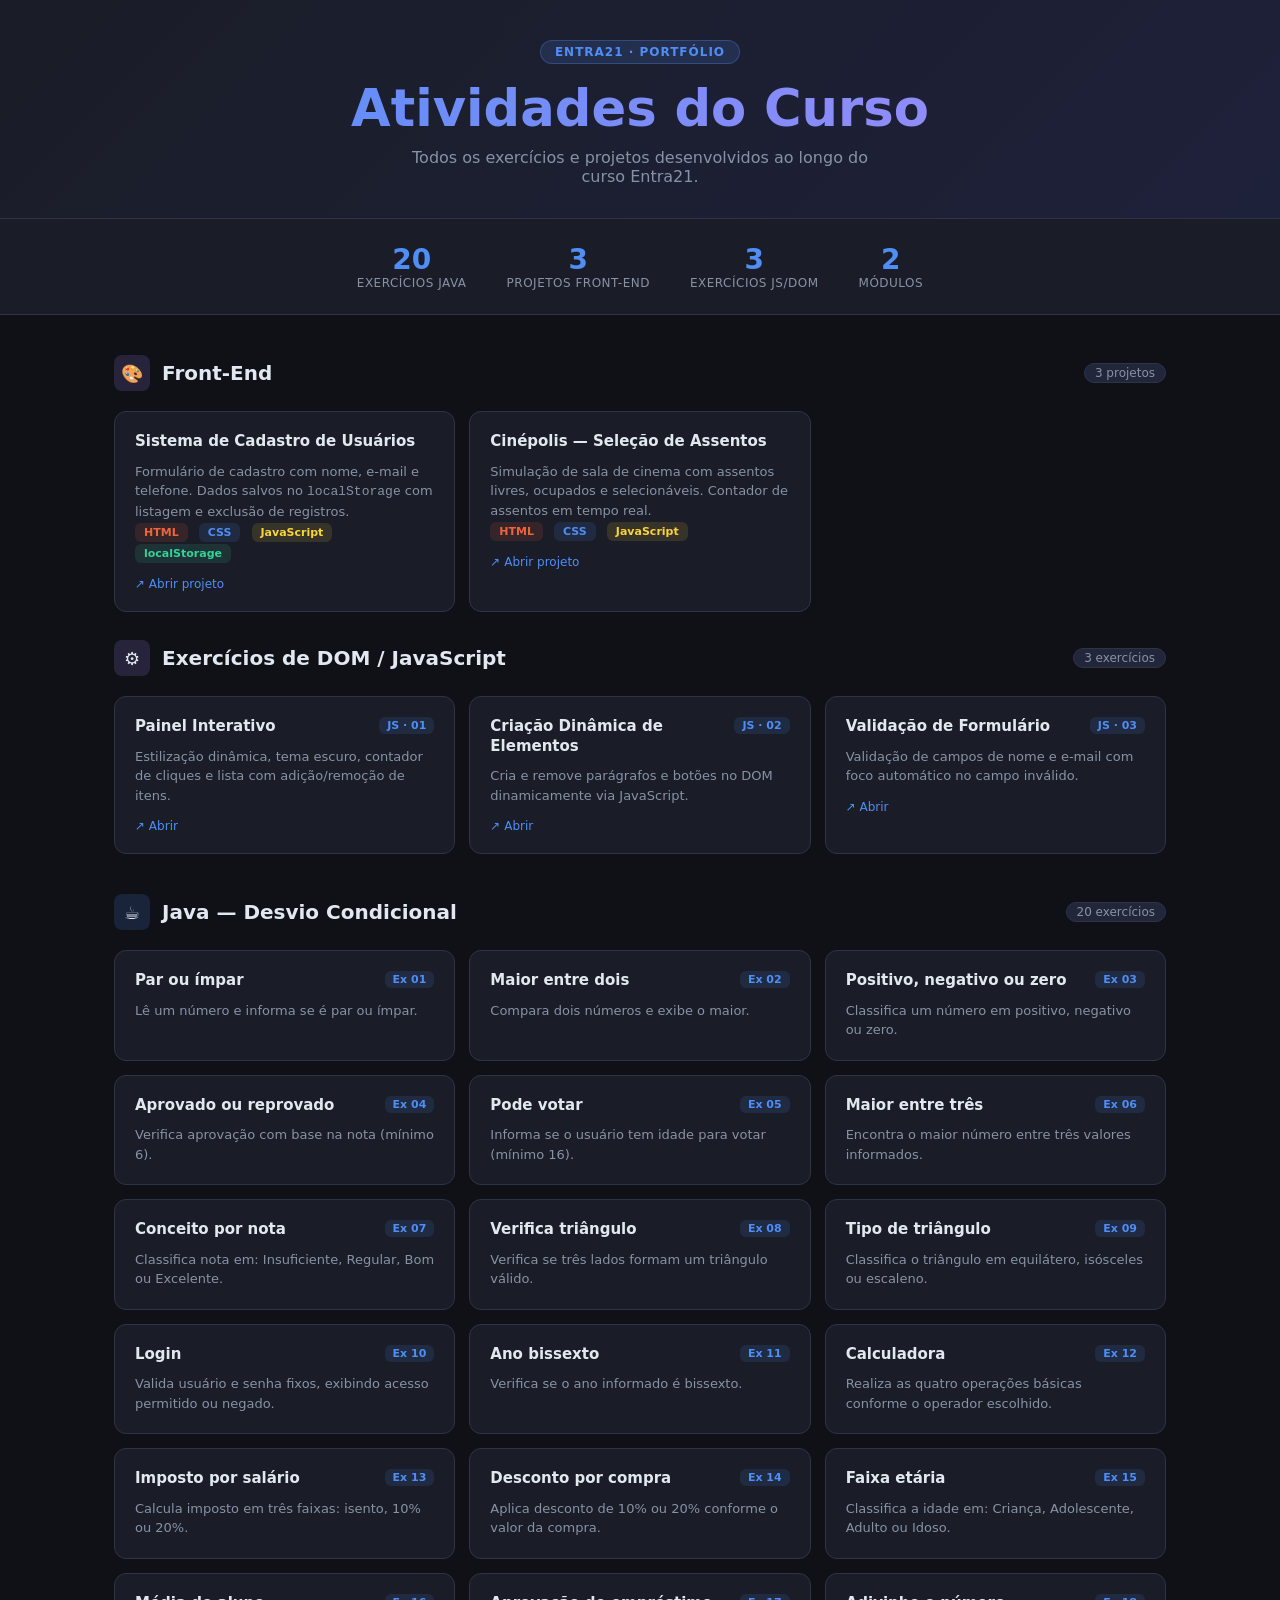
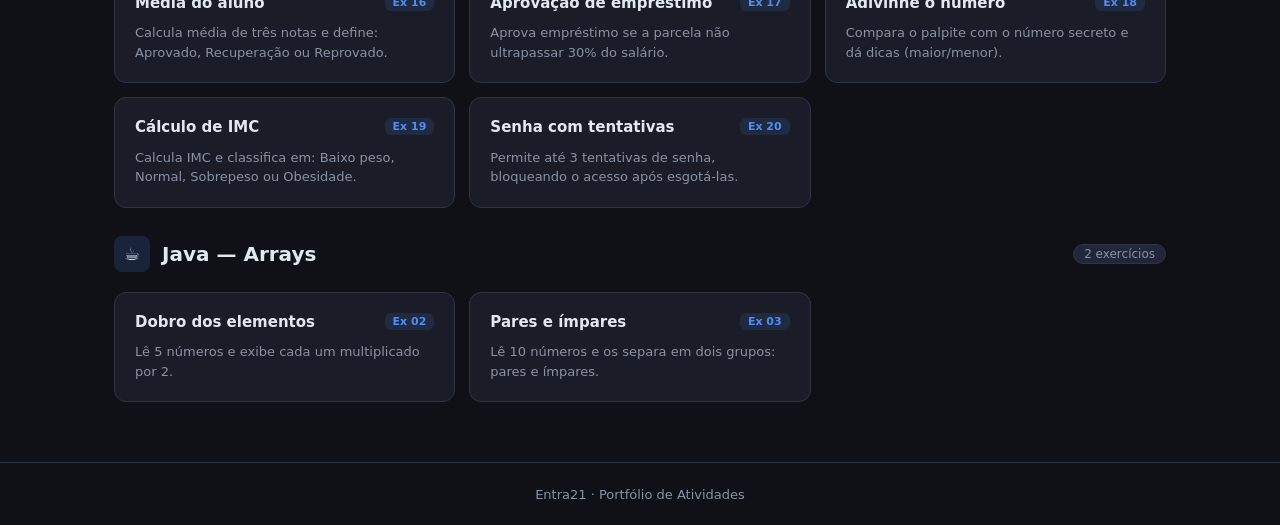
<file: Entra21/index.html>
<!DOCTYPE html>
<html lang="pt-BR">
<head>
  <meta charset="UTF-8">
  <meta name="viewport" content="width=device-width, initial-scale=1.0">
  <title>Entra21 — Portfólio</title>
  <style>
    *, *::before, *::after { box-sizing: border-box; margin: 0; padding: 0; }

    :root {
      --bg: #0f1117;
      --surface: #1a1d27;
      --surface2: #22263a;
      --accent: #4f8ef7;
      --accent2: #a78bfa;
      --green: #34d399;
      --text: #e2e8f0;
      --muted: #8892a4;
      --border: #2e3348;
      --radius: 12px;
    }

    body {
      background: var(--bg);
      color: var(--text);
      font-family: 'Segoe UI', system-ui, sans-serif;
      min-height: 100vh;
    }

    /* ── HEADER ── */
    header {
      background: linear-gradient(135deg, #1a1d27 0%, #1e213a 100%);
      border-bottom: 1px solid var(--border);
      padding: 40px 32px 32px;
      text-align: center;
    }
    header .badge {
      display: inline-block;
      background: rgba(79,142,247,0.15);
      color: var(--accent);
      border: 1px solid rgba(79,142,247,0.3);
      border-radius: 20px;
      padding: 4px 14px;
      font-size: 12px;
      font-weight: 600;
      letter-spacing: 1px;
      text-transform: uppercase;
      margin-bottom: 14px;
    }
    header h1 {
      font-size: clamp(2rem, 5vw, 3.2rem);
      font-weight: 800;
      background: linear-gradient(90deg, var(--accent), var(--accent2));
      -webkit-background-clip: text;
      -webkit-text-fill-color: transparent;
      background-clip: text;
      margin-bottom: 10px;
    }
    header p {
      color: var(--muted);
      font-size: 16px;
      max-width: 500px;
      margin: 0 auto;
    }

    /* ── STATS ── */
    .stats {
      display: flex;
      justify-content: center;
      gap: 40px;
      padding: 24px 32px;
      border-bottom: 1px solid var(--border);
      background: var(--surface);
      flex-wrap: wrap;
    }
    .stat { text-align: center; }
    .stat .num {
      font-size: 28px;
      font-weight: 700;
      color: var(--accent);
    }
    .stat .label {
      font-size: 12px;
      color: var(--muted);
      text-transform: uppercase;
      letter-spacing: 0.5px;
    }

    /* ── MAIN ── */
    main {
      max-width: 1100px;
      margin: 0 auto;
      padding: 40px 24px 60px;
    }

    /* ── SECTION ── */
    .section-title {
      display: flex;
      align-items: center;
      gap: 12px;
      margin-bottom: 20px;
      margin-top: 40px;
    }
    .section-title:first-of-type { margin-top: 0; }
    .section-icon {
      width: 36px; height: 36px;
      border-radius: 8px;
      display: grid;
      place-items: center;
      font-size: 18px;
    }
    .icon-java  { background: rgba(79,142,247,0.15); }
    .icon-front { background: rgba(167,139,250,0.15); }
    .section-title h2 {
      font-size: 20px;
      font-weight: 700;
    }
    .section-title .count {
      margin-left: auto;
      font-size: 12px;
      color: var(--muted);
      background: var(--surface2);
      border: 1px solid var(--border);
      border-radius: 20px;
      padding: 2px 10px;
    }

    /* ── GRID ── */
    .grid { display: grid; gap: 14px; }
    .grid-3 { grid-template-columns: repeat(auto-fill, minmax(300px, 1fr)); }
    .grid-2 { grid-template-columns: repeat(auto-fill, minmax(340px, 1fr)); }

    /* ── CARD ── */
    .card {
      background: var(--surface);
      border: 1px solid var(--border);
      border-radius: var(--radius);
      padding: 20px;
      transition: border-color 0.2s, transform 0.2s, box-shadow 0.2s;
      position: relative;
      overflow: hidden;
    }
    .card::before {
      content: '';
      position: absolute;
      top: 0; left: 0; right: 0;
      height: 3px;
      background: linear-gradient(90deg, var(--accent), var(--accent2));
      opacity: 0;
      transition: opacity 0.2s;
    }
    .card:hover {
      border-color: var(--accent);
      transform: translateY(-2px);
      box-shadow: 0 8px 30px rgba(79,142,247,0.12);
    }
    .card:hover::before { opacity: 1; }

    .card-header {
      display: flex;
      align-items: flex-start;
      justify-content: space-between;
      gap: 12px;
      margin-bottom: 10px;
    }
    .card-num {
      font-size: 11px;
      font-weight: 700;
      color: var(--accent);
      background: rgba(79,142,247,0.12);
      border-radius: 6px;
      padding: 2px 8px;
      white-space: nowrap;
    }
    .card h3 {
      font-size: 15px;
      font-weight: 600;
      line-height: 1.3;
    }
    .card p {
      font-size: 13px;
      color: var(--muted);
      line-height: 1.5;
    }

    /* link card */
    a.card {
      text-decoration: none;
      color: inherit;
      display: block;
    }
    .card .link-hint {
      margin-top: 14px;
      font-size: 12px;
      color: var(--accent);
      display: flex;
      align-items: center;
      gap: 5px;
    }

    /* ── FRONT-END CARD (bigger) ── */
    .card-fe {
      display: flex;
      flex-direction: column;
      gap: 10px;
    }
    .card-fe .tag {
      display: inline-flex;
      align-items: center;
      gap: 5px;
      font-size: 11px;
      font-weight: 600;
      border-radius: 6px;
      padding: 3px 9px;
      margin-right: 6px;
    }
    .tag-html  { background: rgba(240,100,60,0.12); color: #f0643c; }
    .tag-css   { background: rgba(79,142,247,0.12); color: var(--accent); }
    .tag-js    { background: rgba(251,211,60,0.12); color: #fbd33c; }
    .tag-local { background: rgba(52,211,153,0.12); color: var(--green); }

    footer {
      text-align: center;
      padding: 24px;
      color: var(--muted);
      font-size: 13px;
      border-top: 1px solid var(--border);
    }
  </style>
</head>
<body>

<header>
  <div class="badge">Entra21 · Portfólio</div>
  <h1>Atividades do Curso</h1>
  <p>Todos os exercícios e projetos desenvolvidos ao longo do curso Entra21.</p>
</header>

<div class="stats">
  <div class="stat"><div class="num">20</div><div class="label">Exercícios Java</div></div>
  <div class="stat"><div class="num">3</div><div class="label">Projetos Front-End</div></div>
  <div class="stat"><div class="num">3</div><div class="label">Exercícios JS/DOM</div></div>
  <div class="stat"><div class="num">2</div><div class="label">Módulos</div></div>
</div>

<main>

  <!-- ═══ FRONT-END ═══ -->
  <div class="section-title">
    <div class="section-icon icon-front">🎨</div>
    <h2>Front-End</h2>
    <span class="count">3 projetos</span>
  </div>

  <div class="grid grid-2">

    <a class="card card-fe" href="Front-End/cadastro/html/index.html">
      <div class="card-header">
        <h3>Sistema de Cadastro de Usuários</h3>
      </div>
      <p>Formulário de cadastro com nome, e-mail e telefone. Dados salvos no <code>localStorage</code> com listagem e exclusão de registros.</p>
      <div>
        <span class="tag tag-html">HTML</span>
        <span class="tag tag-css">CSS</span>
        <span class="tag tag-js">JavaScript</span>
        <span class="tag tag-local">localStorage</span>
      </div>
      <div class="link-hint">↗ Abrir projeto</div>
    </a>

    <a class="card card-fe" href="Front-End/Cinepolis/index.html">
      <div class="card-header">
        <h3>Cinépolis — Seleção de Assentos</h3>
      </div>
      <p>Simulação de sala de cinema com assentos livres, ocupados e selecionáveis. Contador de assentos em tempo real.</p>
      <div>
        <span class="tag tag-html">HTML</span>
        <span class="tag tag-css">CSS</span>
        <span class="tag tag-js">JavaScript</span>
      </div>
      <div class="link-hint">↗ Abrir projeto</div>
    </a>

  </div>

  <!-- JS/DOM -->
  <div class="section-title" style="margin-top:28px;">
    <div class="section-icon icon-front">⚙️</div>
    <h2>Exercícios de DOM / JavaScript</h2>
    <span class="count">3 exercícios</span>
  </div>

  <div class="grid grid-3">
    <a class="card" href="Front-End/JS/atributos.html">
      <div class="card-header">
        <h3>Painel Interativo</h3>
        <span class="card-num">JS · 01</span>
      </div>
      <p>Estilização dinâmica, tema escuro, contador de cliques e lista com adição/remoção de itens.</p>
      <div class="link-hint">↗ Abrir</div>
    </a>
    <a class="card" href="Front-End/JS/creare.html">
      <div class="card-header">
        <h3>Criação Dinâmica de Elementos</h3>
        <span class="card-num">JS · 02</span>
      </div>
      <p>Cria e remove parágrafos e botões no DOM dinamicamente via JavaScript.</p>
      <div class="link-hint">↗ Abrir</div>
    </a>
    <a class="card" href="Front-End/JS/index.html">
      <div class="card-header">
        <h3>Validação de Formulário</h3>
        <span class="card-num">JS · 03</span>
      </div>
      <p>Validação de campos de nome e e-mail com foco automático no campo inválido.</p>
      <div class="link-hint">↗ Abrir</div>
    </a>
  </div>

  <!-- ═══ JAVA ═══ -->
  <div class="section-title">
    <div class="section-icon icon-java">☕</div>
    <h2>Java — Desvio Condicional</h2>
    <span class="count">20 exercícios</span>
  </div>

  <div class="grid grid-3">
    <div class="card"><div class="card-header"><h3>Par ou ímpar</h3><span class="card-num">Ex 01</span></div><p>Lê um número e informa se é par ou ímpar.</p></div>
    <div class="card"><div class="card-header"><h3>Maior entre dois</h3><span class="card-num">Ex 02</span></div><p>Compara dois números e exibe o maior.</p></div>
    <div class="card"><div class="card-header"><h3>Positivo, negativo ou zero</h3><span class="card-num">Ex 03</span></div><p>Classifica um número em positivo, negativo ou zero.</p></div>
    <div class="card"><div class="card-header"><h3>Aprovado ou reprovado</h3><span class="card-num">Ex 04</span></div><p>Verifica aprovação com base na nota (mínimo 6).</p></div>
    <div class="card"><div class="card-header"><h3>Pode votar</h3><span class="card-num">Ex 05</span></div><p>Informa se o usuário tem idade para votar (mínimo 16).</p></div>
    <div class="card"><div class="card-header"><h3>Maior entre três</h3><span class="card-num">Ex 06</span></div><p>Encontra o maior número entre três valores informados.</p></div>
    <div class="card"><div class="card-header"><h3>Conceito por nota</h3><span class="card-num">Ex 07</span></div><p>Classifica nota em: Insuficiente, Regular, Bom ou Excelente.</p></div>
    <div class="card"><div class="card-header"><h3>Verifica triângulo</h3><span class="card-num">Ex 08</span></div><p>Verifica se três lados formam um triângulo válido.</p></div>
    <div class="card"><div class="card-header"><h3>Tipo de triângulo</h3><span class="card-num">Ex 09</span></div><p>Classifica o triângulo em equilátero, isósceles ou escaleno.</p></div>
    <div class="card"><div class="card-header"><h3>Login</h3><span class="card-num">Ex 10</span></div><p>Valida usuário e senha fixos, exibindo acesso permitido ou negado.</p></div>
    <div class="card"><div class="card-header"><h3>Ano bissexto</h3><span class="card-num">Ex 11</span></div><p>Verifica se o ano informado é bissexto.</p></div>
    <div class="card"><div class="card-header"><h3>Calculadora</h3><span class="card-num">Ex 12</span></div><p>Realiza as quatro operações básicas conforme o operador escolhido.</p></div>
    <div class="card"><div class="card-header"><h3>Imposto por salário</h3><span class="card-num">Ex 13</span></div><p>Calcula imposto em três faixas: isento, 10% ou 20%.</p></div>
    <div class="card"><div class="card-header"><h3>Desconto por compra</h3><span class="card-num">Ex 14</span></div><p>Aplica desconto de 10% ou 20% conforme o valor da compra.</p></div>
    <div class="card"><div class="card-header"><h3>Faixa etária</h3><span class="card-num">Ex 15</span></div><p>Classifica a idade em: Criança, Adolescente, Adulto ou Idoso.</p></div>
    <div class="card"><div class="card-header"><h3>Média do aluno</h3><span class="card-num">Ex 16</span></div><p>Calcula média de três notas e define: Aprovado, Recuperação ou Reprovado.</p></div>
    <div class="card"><div class="card-header"><h3>Aprovação de empréstimo</h3><span class="card-num">Ex 17</span></div><p>Aprova empréstimo se a parcela não ultrapassar 30% do salário.</p></div>
    <div class="card"><div class="card-header"><h3>Adivinhe o número</h3><span class="card-num">Ex 18</span></div><p>Compara o palpite com o número secreto e dá dicas (maior/menor).</p></div>
    <div class="card"><div class="card-header"><h3>Cálculo de IMC</h3><span class="card-num">Ex 19</span></div><p>Calcula IMC e classifica em: Baixo peso, Normal, Sobrepeso ou Obesidade.</p></div>
    <div class="card"><div class="card-header"><h3>Senha com tentativas</h3><span class="card-num">Ex 20</span></div><p>Permite até 3 tentativas de senha, bloqueando o acesso após esgotá-las.</p></div>
  </div>

  <!-- Java Arrays -->
  <div class="section-title" style="margin-top:28px;">
    <div class="section-icon icon-java">☕</div>
    <h2>Java — Arrays</h2>
    <span class="count">2 exercícios</span>
  </div>

  <div class="grid grid-3">
    <div class="card"><div class="card-header"><h3>Dobro dos elementos</h3><span class="card-num">Ex 02</span></div><p>Lê 5 números e exibe cada um multiplicado por 2.</p></div>
    <div class="card"><div class="card-header"><h3>Pares e ímpares</h3><span class="card-num">Ex 03</span></div><p>Lê 10 números e os separa em dois grupos: pares e ímpares.</p></div>
  </div>

</main>

<footer>
  Entra21 · Portfólio de Atividades
</footer>

</body>
</html>
</file>
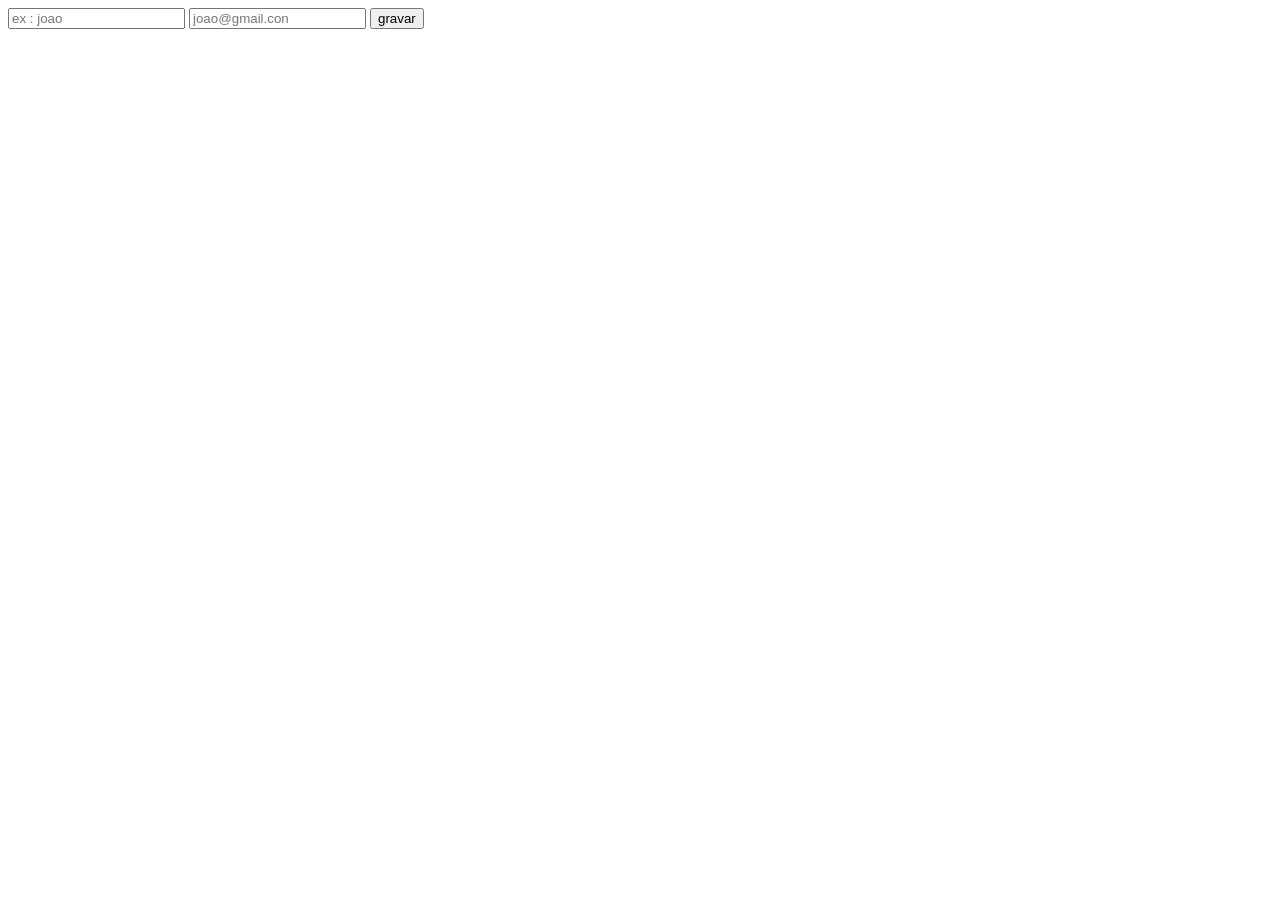
<file: Entra21/Front-End/JS/index.html>
<!DOCTYPE html>
<html lang="en">
<head>
    <meta charset="UTF-8">
    <meta name="viewport" content="width=device-width, initial-scale=1.0">
    <title>Document</title>
</head>
<body>
    <input type="text" id="nome" placeholder="ex : joao" />
    <input type="text" id="email" placeholder="joao@gmail.con">

    <input type="button" value="gravar" onclick="validar()">

    
    <script>
  
        function validar(){
            const inputNome = document.getElementById("nome")
            if(inputNome.value == ''){
                alert("o nome deve ser informado")
                inputNome.focus()
                return
            }
           

              const inputEmail = document.getElementById("email")
            if(inputEmail.value == ''){
                alert("o email deve ser informado")
                inputEmail.focus()
                return
            }
            document.getElementsByTagName('form')[0].submit()
        }
    </script>

    
</body>
</html>
</file>
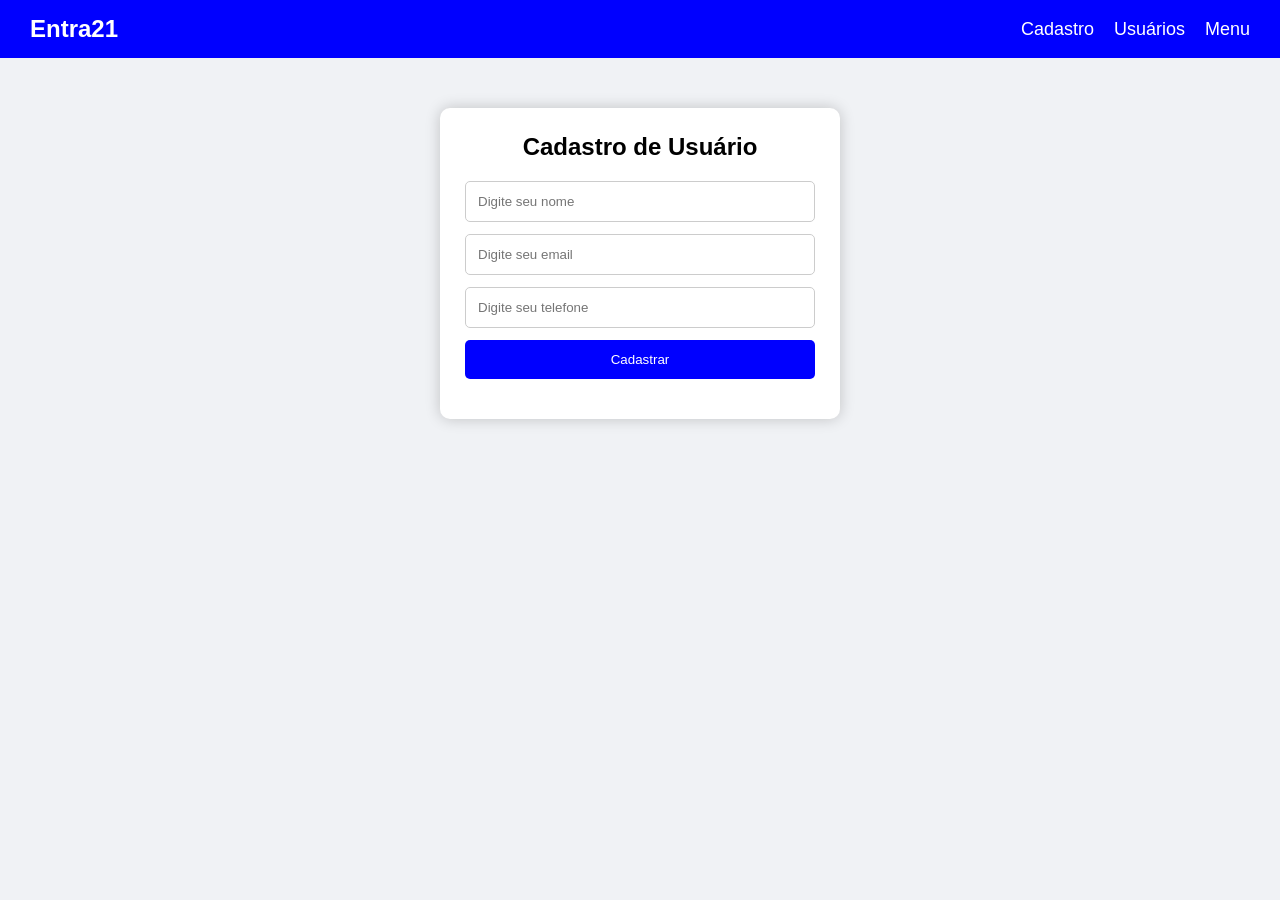
<file: Entra21/Front-End/cadastro/atividade/html/index.html>
<!DOCTYPE html>
<html lang="pt-BR">
<head>
  <meta charset="UTF-8">
  <meta name="viewport" content="width=device-width, initial-scale=1.0">
  <title>Cadastro</title>

  <link rel="stylesheet" href="../css/style.css">
</head>
<body>

  <nav class="menu">
    <h1>Entra21</h1>

    <ul>
      <li><a href="index.html">Cadastro</a></li>
      <li><a href="usuarios.html">Usuários</a></li>
      <li><a href="menu.html">Menu</a></li>
    </ul>
  </nav>

  <div class="container">

    <h2>Cadastro de Usuário</h2>

    <input type="text" id="nome" placeholder="Digite seu nome">
    <input type="email" id="email" placeholder="Digite seu email">
    <input type="tel" id="telefone" placeholder="Digite seu telefone">

    <button onclick="cadastrar()" id="btnCadastrar">
      Cadastrar
    </button>

    <p id="mensagem"></p>

  </div>

  <script src="../js/script.js"></script>

</body>
</html>
</file>
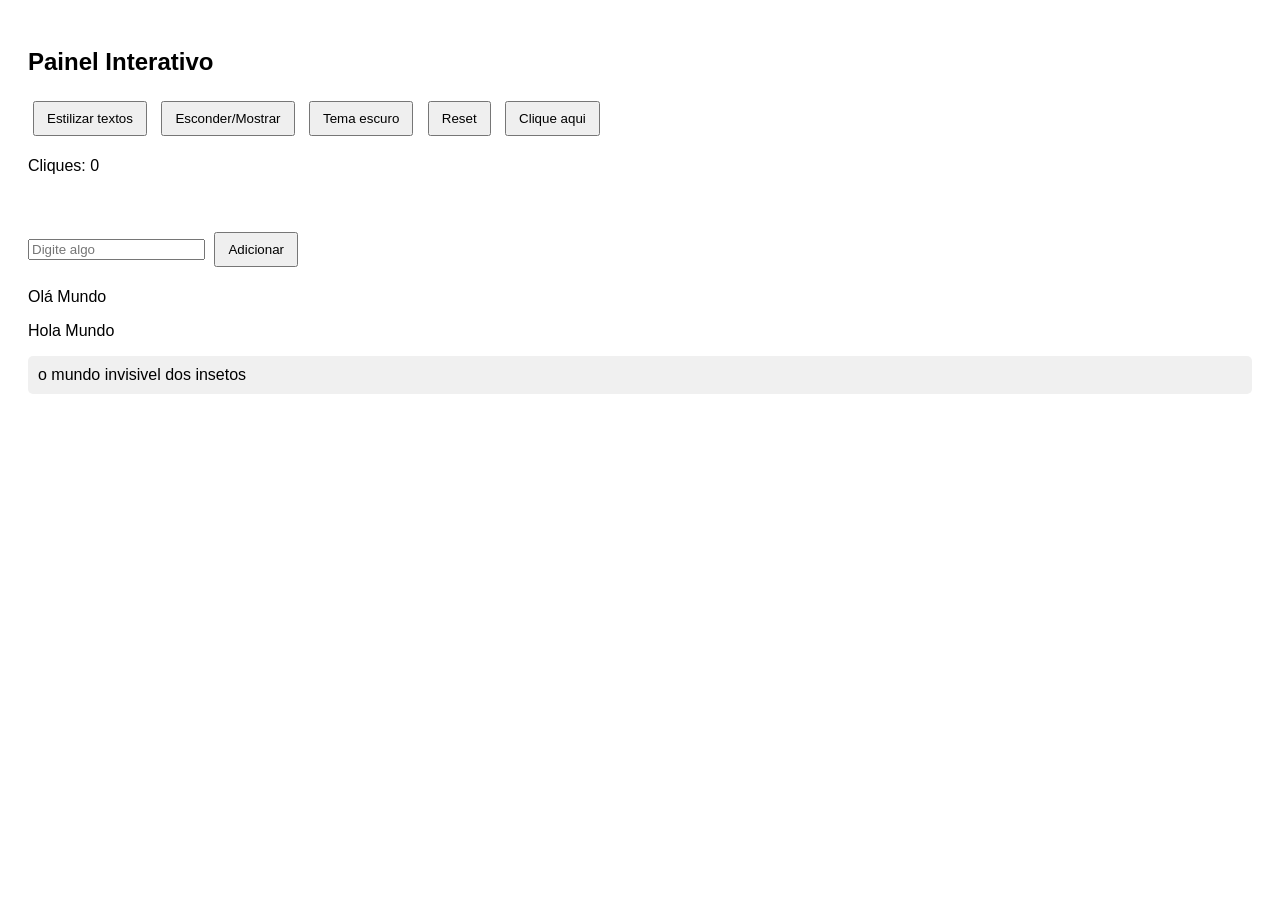
<file: Entra21/Front-End/JS/atributos.html>
<!DOCTYPE html>
<html lang="en">

<head>
    <meta charset="UTF-8">
    <meta name="viewport" content="width=device-width, initial-scale=1.0">
    <title>Painel Interativo</title>

    <style>
        body {
            font-family: Arial;
            transition: all 0.4s ease;
            padding: 20px;
        }

        /* 🌙 Tema escuro */
        body.dark {
            background: #111;
            color: #eee;
        }

        button {
            padding: 8px 12px;
            margin: 5px;
            cursor: pointer;
        }

        .texto {
            color: teal;
            font-size: 18px;
        }

        #mundoInseto {
            margin-top: 10px;
            padding: 10px;
            background: #f0f0f0;
            border-radius: 5px;
            transition: all 0.4s ease;
        }

        body.dark #mundoInseto {
            background: #222;
        }

        ul {
            margin-top: 10px;
        }

        .msg {
            margin-top: 10px;
            padding: 5px;
            background: lightgreen;
            display: inline-block;
        }
    </style>
</head>

<body>

    <h2>Painel Interativo</h2>

    <!-- BOTÕES -->
    <button onclick="atribuirCSS()">Estilizar textos</button>
    <button onclick="esconder()">Esconder/Mostrar</button>
    <button onclick="toggleTema()">Tema escuro</button>
    <button onclick="resetar()">Reset</button>

    <!-- CONTADOR -->
    <button onclick="contar()">Clique aqui</button>
    <p id="contador">Cliques: 0</p>

    <!-- INPUT LISTA -->
    <br><br>
    <input id="itemInput" placeholder="Digite algo">
    <button onclick="adicionarItem()">Adicionar</button>

    <ul id="lista"></ul>

    <!-- TEXTOS -->
    <p>Olá Mundo</p>
    <p>Hola Mundo</p>

    <!-- DIV -->
    <div id="mundoInseto">
        o mundo invisivel dos insetos
    </div>

    <!-- MENSAGEM -->
    <div id="msg"></div>

    <script>
        let clicks = 0;

        // 🎨 Estilizar textos
        function atribuirCSS() {
            const ps = document.getElementsByTagName('p');

            ps[0].classList.add('texto');
            ps[1].style.color = 'orange';

            mostrarMsg("Textos estilizados!");
        }

        // 👁️ esconder/mostrar
        function esconder() {
            const div = document.getElementById('mundoInseto');

            if (div.style.display === 'none') {
                div.style.display = 'block';
                mostrarMsg("Elemento mostrado");
            } else {
                div.style.display = 'none';
                mostrarMsg("Elemento escondido");
            }
        }

        // 🌙 tema escuro
        function toggleTema() {
            document.body.classList.toggle('dark');
            mostrarMsg("Tema alterado");
        }

        // 🔄 reset geral
        function resetar() {
            document.body.classList.remove('dark');

            document.getElementById('mundoInseto').style.display = 'block';

            document.getElementById('contador').innerText = "Cliques: 0";
            clicks = 0;

            document.getElementById('lista').innerHTML = "";

            mostrarMsg("Reset realizado");
        }

        // 🔢 contador
        function contar() {
            clicks++;
            document.getElementById('contador').innerText = "Cliques: " + clicks;
        }

        // 🗂️ adicionar lista
        function adicionarItem() {
            const input = document.getElementById('itemInput');
            const lista = document.getElementById('lista');

            if (input.value.trim() === "") return;

            const li = document.createElement('li');
            li.innerText = input.value;

            // clicar remove item
            li.onclick = () => li.remove();

            lista.appendChild(li);

            input.value = "";

            mostrarMsg("Item adicionado");
        }

        // 💬 mensagens
        function mostrarMsg(texto) {
            const msg = document.getElementById('msg');

            msg.innerText = texto;
            msg.className = "msg";

            setTimeout(() => {
                msg.innerText = "";
                msg.className = "";
            }, 2000);
        }
    </script>

</body>

</html>
</file>
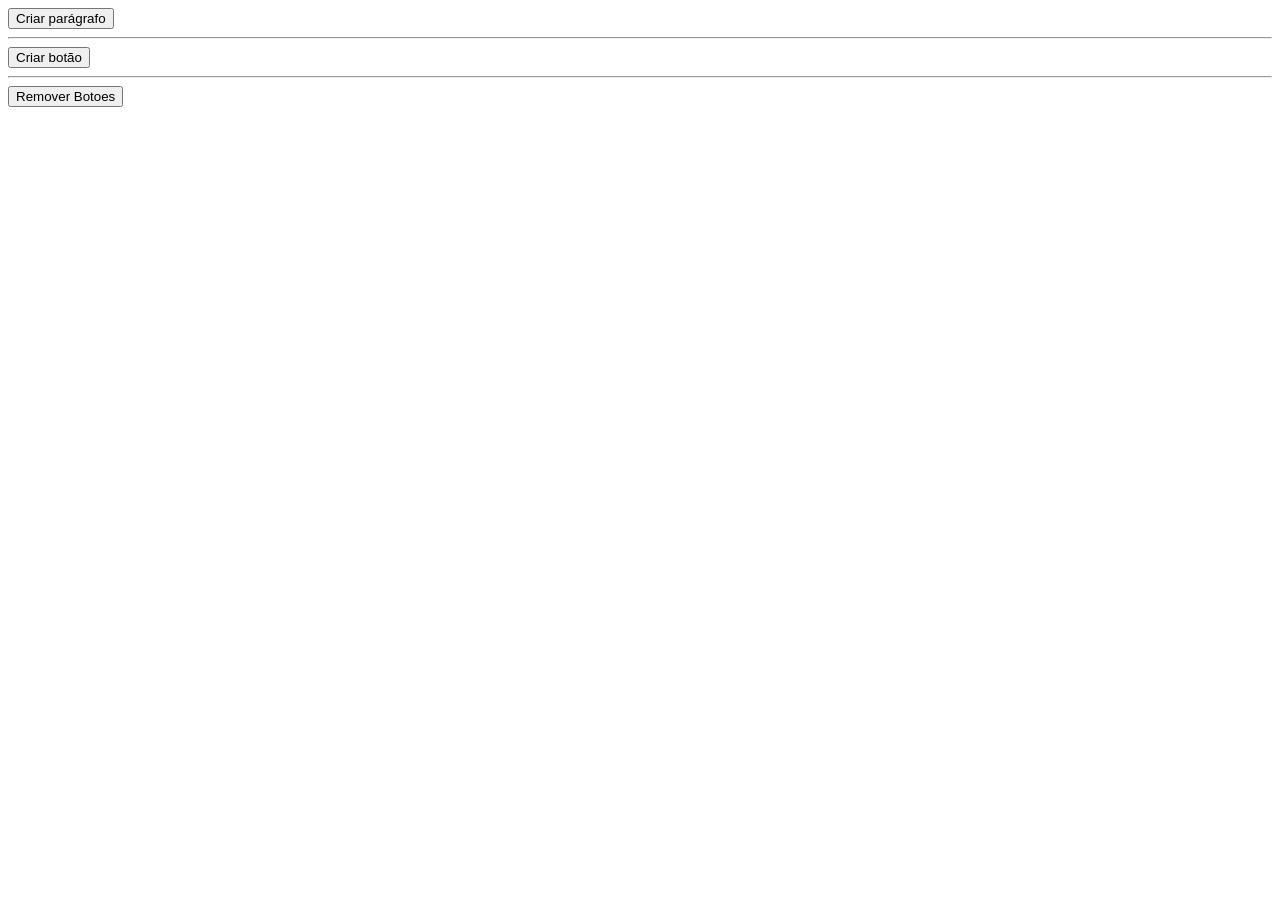
<file: Entra21/Front-End/JS/creare.html>
<!DOCTYPE html>
<html lang="en">
<head>
    <meta charset="UTF-8">
    <meta name="viewport" content="width=device-width, initial-scale=1.0">
    <title>Document</title>

    <style>
        .red{
            color: red;
        }
    </style>
</head>
<body>

    <div id="texto"></div>

    <button onclick="criarParagrafo()">
        Criar parágrafo
    </button>

    <hr/>

    <button onclick="criarBotao()">
        Criar botão
    </button>

    <hr>

    <button onclick="removerBotoes()">
      Remover Botoes
    </button>

    <div id="botoes"></div>

    <script>

        function criarParagrafo(){

            const mp = document.createElement('p')

            mp.innerHTML = 'hello world'

            document.getElementById('texto').appendChild(mp)

        }

        function criarBotao(){

            const bt = document.createElement('button')

            bt.innerHTML = 'Salvar'

            document.getElementById('botoes').appendChild(bt)

            const btinput = document.createElement('input')

            btinput.setAttribute('type','button')

            btinput.setAttribute('value','salvar')

            btinput.style.backgroundColor = 'red'

            document.getElementById('botoes').appendChild(btinput)

        }

        function removerBotoes(){

            document.getElementById('botoes').innerHTML = ''

        }

    </script>

</body>
</html>
</file>
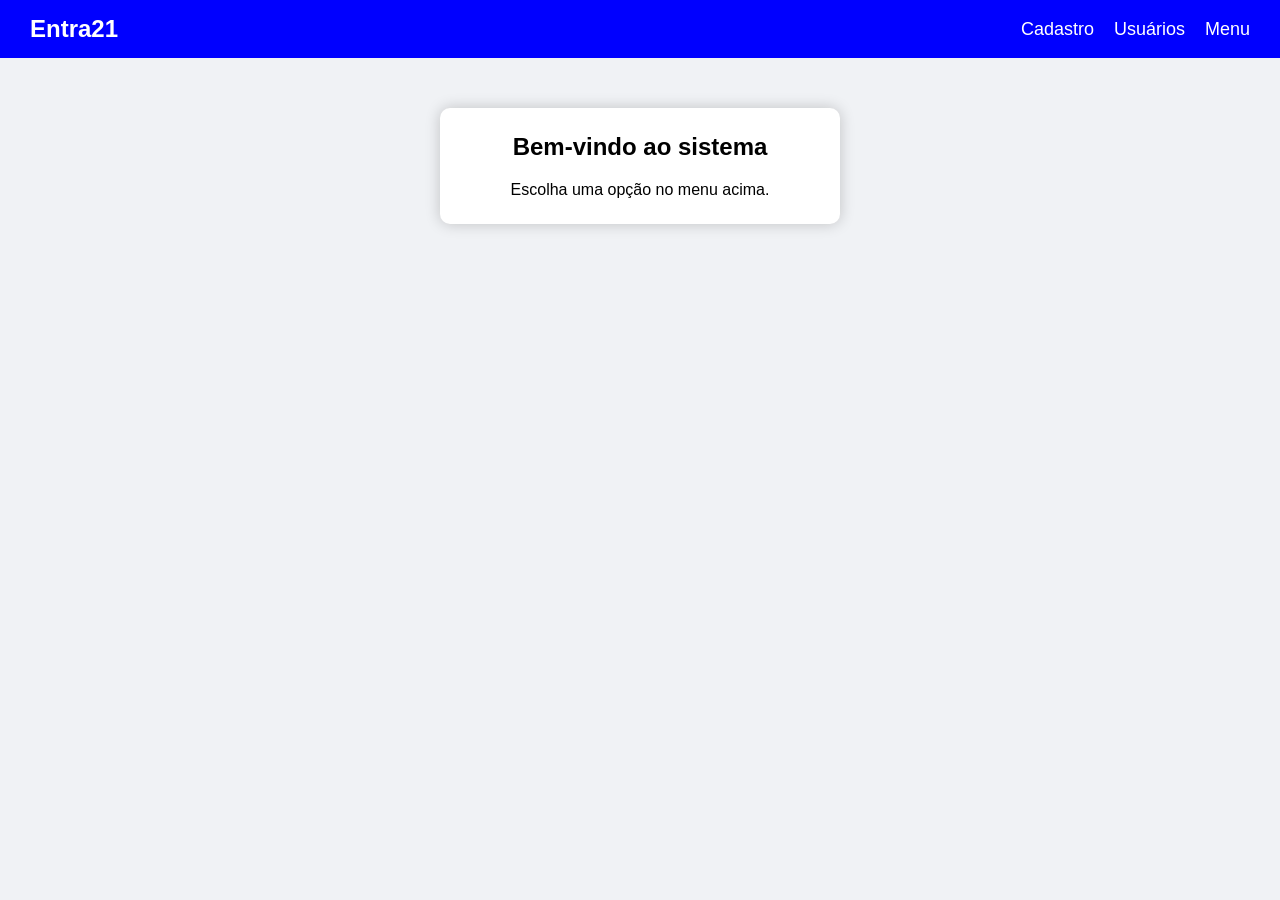
<file: Entra21/Front-End/cadastro/atividade/html/menu.html>
<!DOCTYPE html>
<html lang="pt-BR">
<head>
  <meta charset="UTF-8">
  <meta name="viewport" content="width=device-width, initial-scale=1.0">
  <title>Menu</title>

  <link rel="stylesheet" href="../css/style.css">
</head>
<body>

  <nav class="menu">

    <h1>Entra21</h1>

    <ul>
      <li><a href="index.html">Cadastro</a></li>
      <li><a href="usuarios.html">Usuários</a></li>
      <li><a href="menu.html">Menu</a></li>
    </ul>

  </nav>

  <div class="container">

    <h2>Bem-vindo ao sistema</h2>

    <p>
      Escolha uma opção no menu acima.
    </p>

  </div>

</body>
</html>
</file>
<file: Entra21/Front-End/cadastro/atividade/css/style.css>
* {
  margin: 0;
  padding: 0;
  box-sizing: border-box;
}

body {
  font-family: Arial, sans-serif;
  background: #f0f2f5;
}

/* =========================
   MENU
========================= */

.menu {
  background: blue;
  display: flex;
  justify-content: space-between;
  align-items: center;
  padding: 15px 30px;
}

.menu h1 {
  color: white;
}

.menu ul {
  display: flex;
  list-style: none;
}

.menu ul li {
  margin-left: 20px;
}

.menu ul li a {
  color: white;
  text-decoration: none;
  font-size: 18px;
}

.menu ul li a:hover {
  color: #ddd;
}

/* =========================
   CONTAINER
========================= */

.container {
  width: 400px;
  background: white;
  padding: 25px;
  border-radius: 10px;
  box-shadow: 0 0 15px rgba(0,0,0,0.2);
  margin: 50px auto;
}

h2 {
  text-align: center;
  margin-bottom: 20px;
}

/* =========================
   INPUTS
========================= */

input {
  width: 100%;
  padding: 12px;
  margin-bottom: 12px;
  border: 1px solid #ccc;
  border-radius: 5px;
}

/* =========================
   BOTÕES PADRÃO
========================= */

button {
  width: 100%;
  padding: 12px;
  background: blue;
  color: white;
  border: none;
  border-radius: 5px;
  cursor: pointer;
  transition: 0.3s;
}

button:hover {
  background: darkblue;
}

/* =========================
   MENSAGEM
========================= */

#mensagem {
  margin-top: 15px;
  text-align: center;
  font-weight: bold;
}

/* =========================
   CARD DE USUÁRIOS
========================= */

.card {
  background: #f7f7f7;
  border-left: 5px solid blue;
  padding: 15px;
  margin-top: 15px;
  border-radius: 5px;
}

.card p {
  margin-bottom: 5px;
}

/* =========================
   BOTÕES DO CARD
========================= */

.botoes-card {
  display: flex;
  gap: 10px;
  margin-top: 15px;
}

.botoes-card button {
  width: 100%;
  padding: 10px;
}

/* =========================
   BOTÃO EDITAR
========================= */

.btn-editar {
  background: orange;
}

.btn-editar:hover {
  background: darkorange;
}

/* =========================
   BOTÃO EXCLUIR
========================= */

.btn-delete {
  background: red;
}

.btn-delete:hover {
  background: darkred;
}

/* =========================
   BOTÕES DE NAVEGAÇÃO
========================= */

.nav-botoes {
  display: flex;
  justify-content: center;
  gap: 10px;
  margin-top: 20px;
}

.nav-botoes a {
  text-decoration: none;
}

.nav-botoes button {
  width: auto;
  padding: 10px 15px;
}

/* =========================
   TEXTOS
========================= */

p {
  text-align: center;
}
</file>
